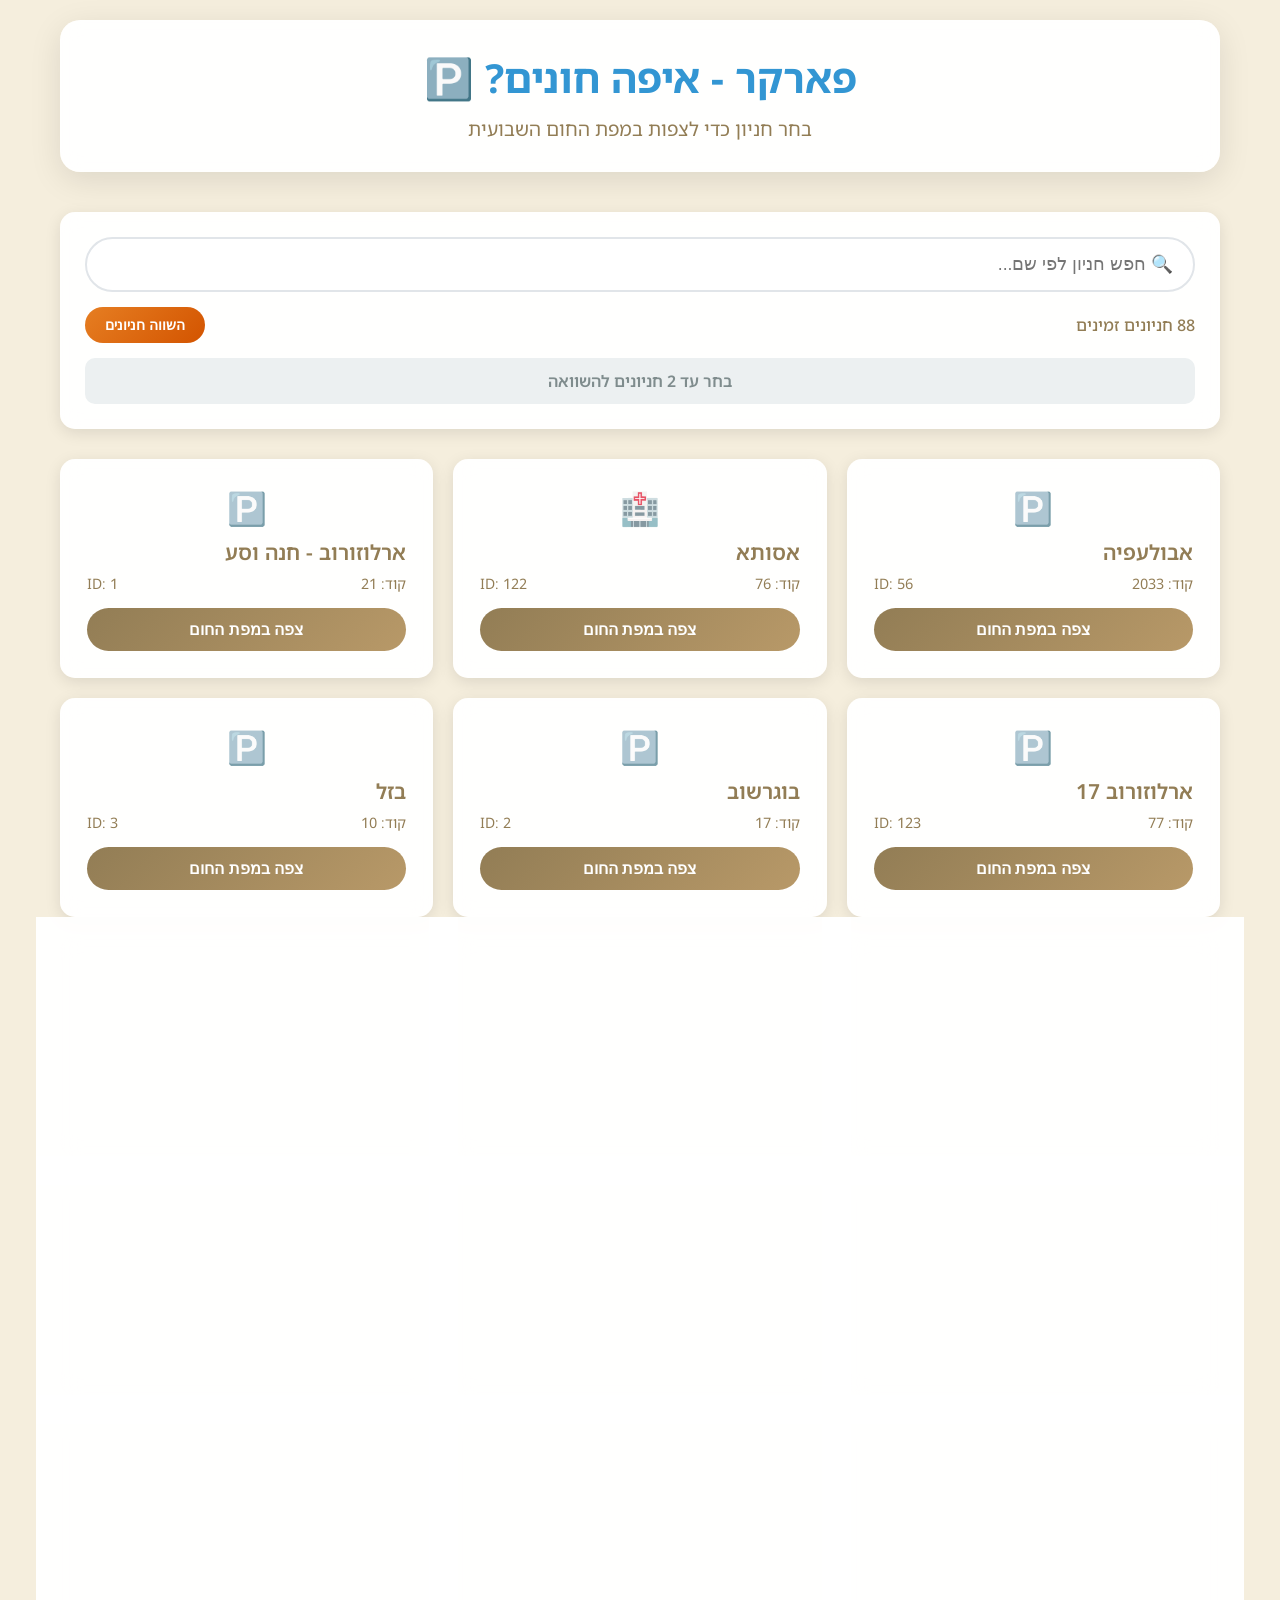
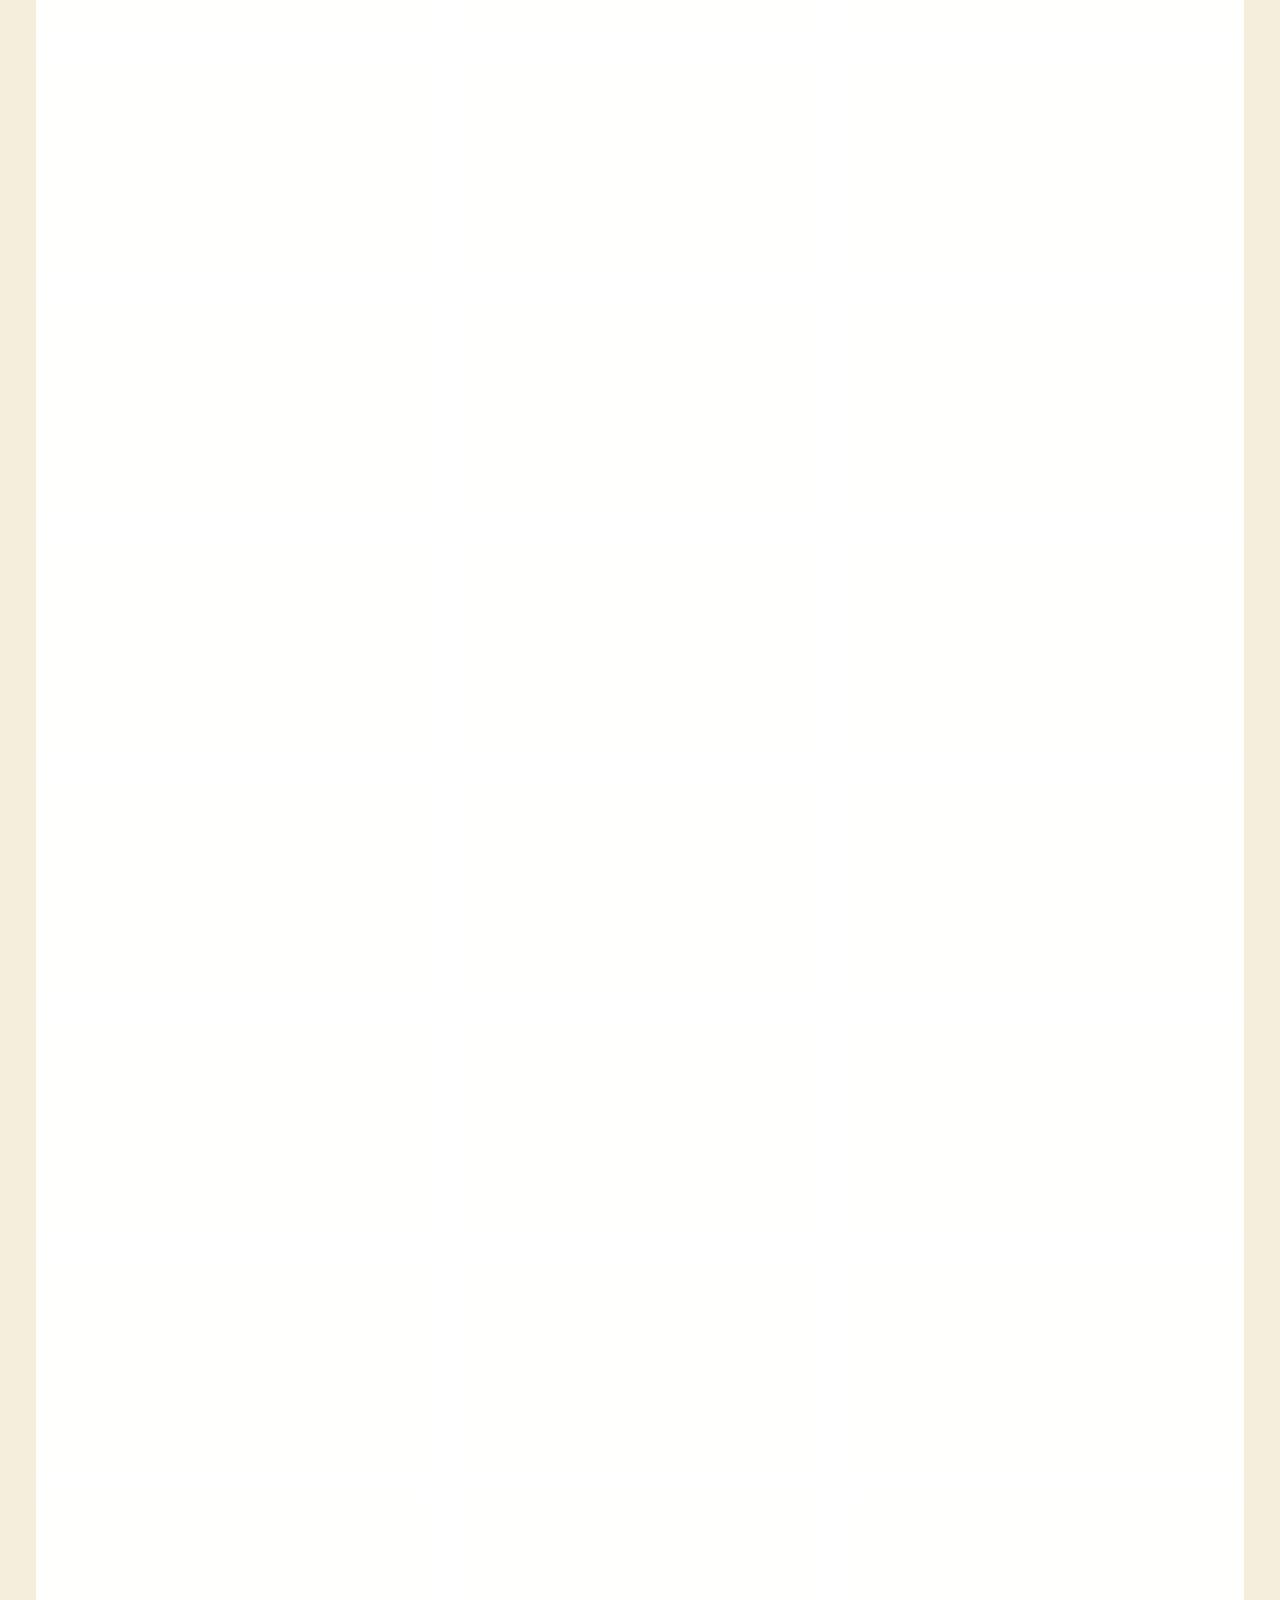
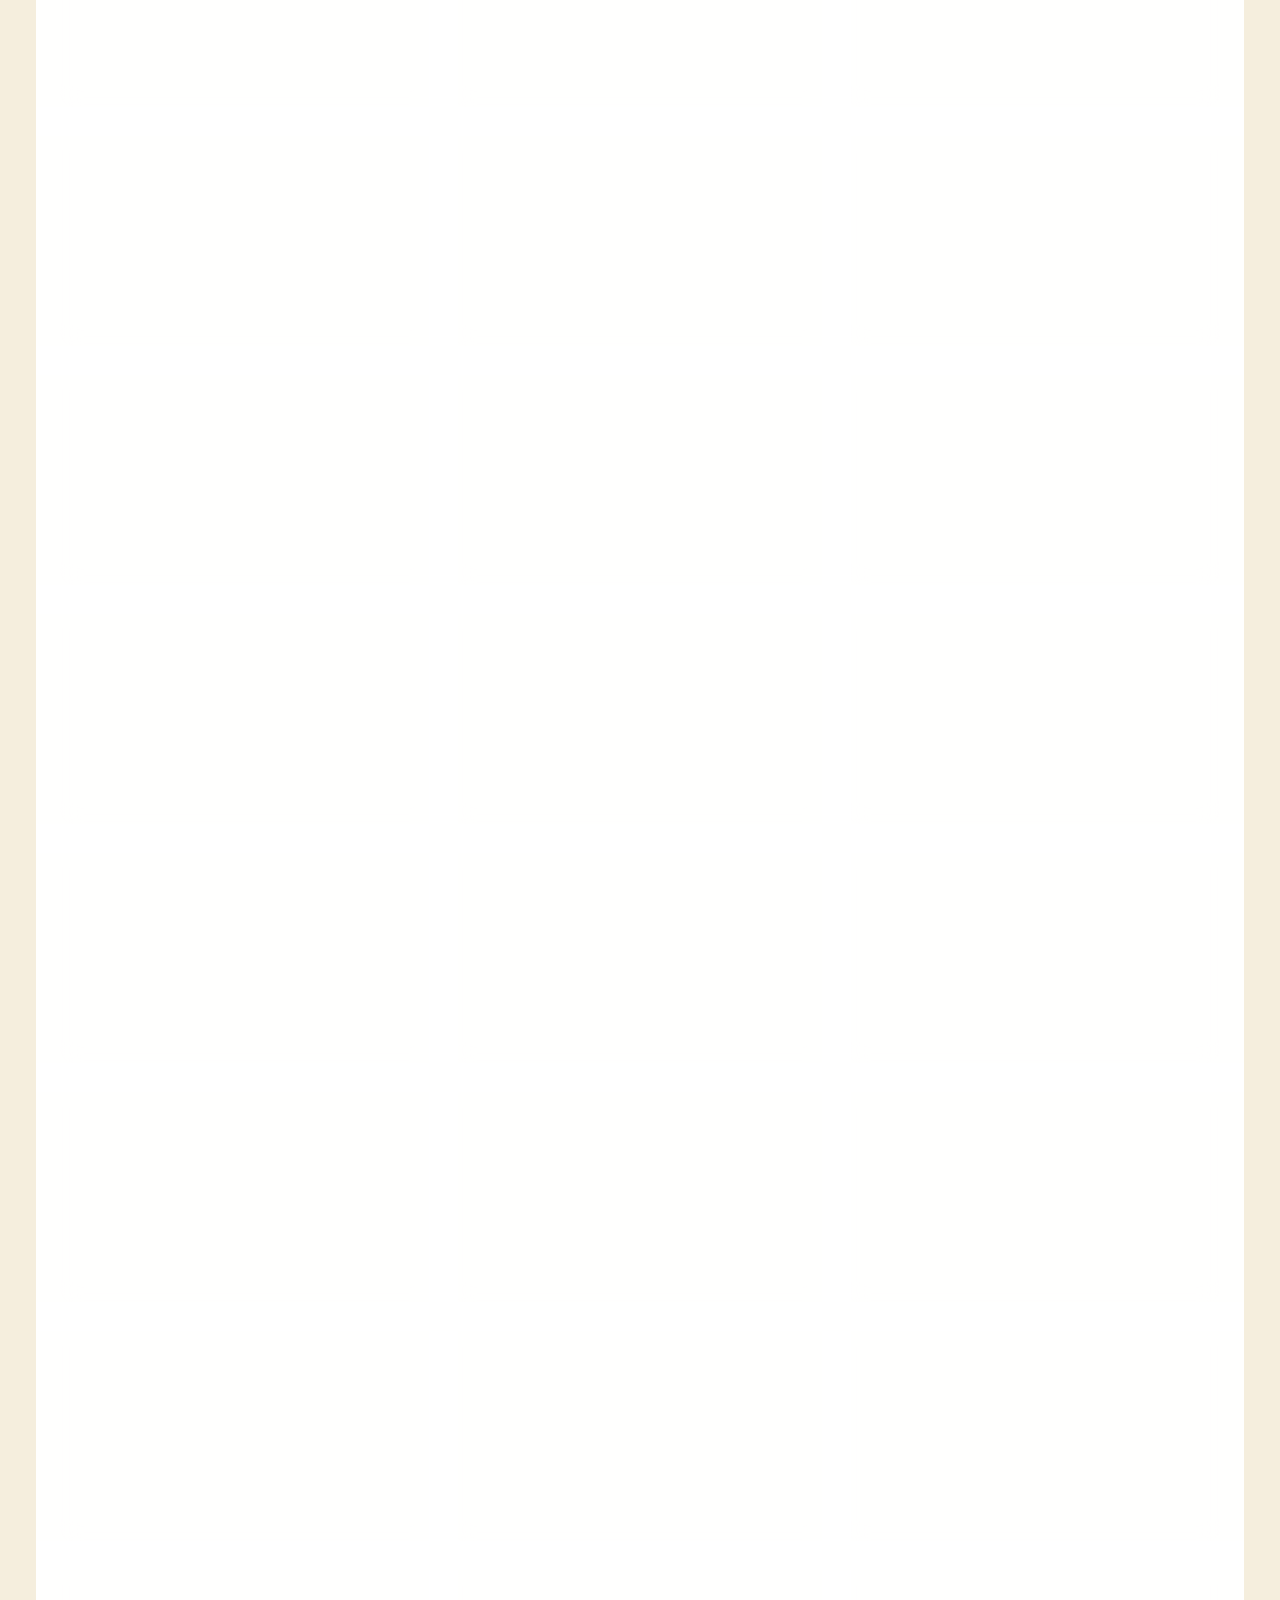
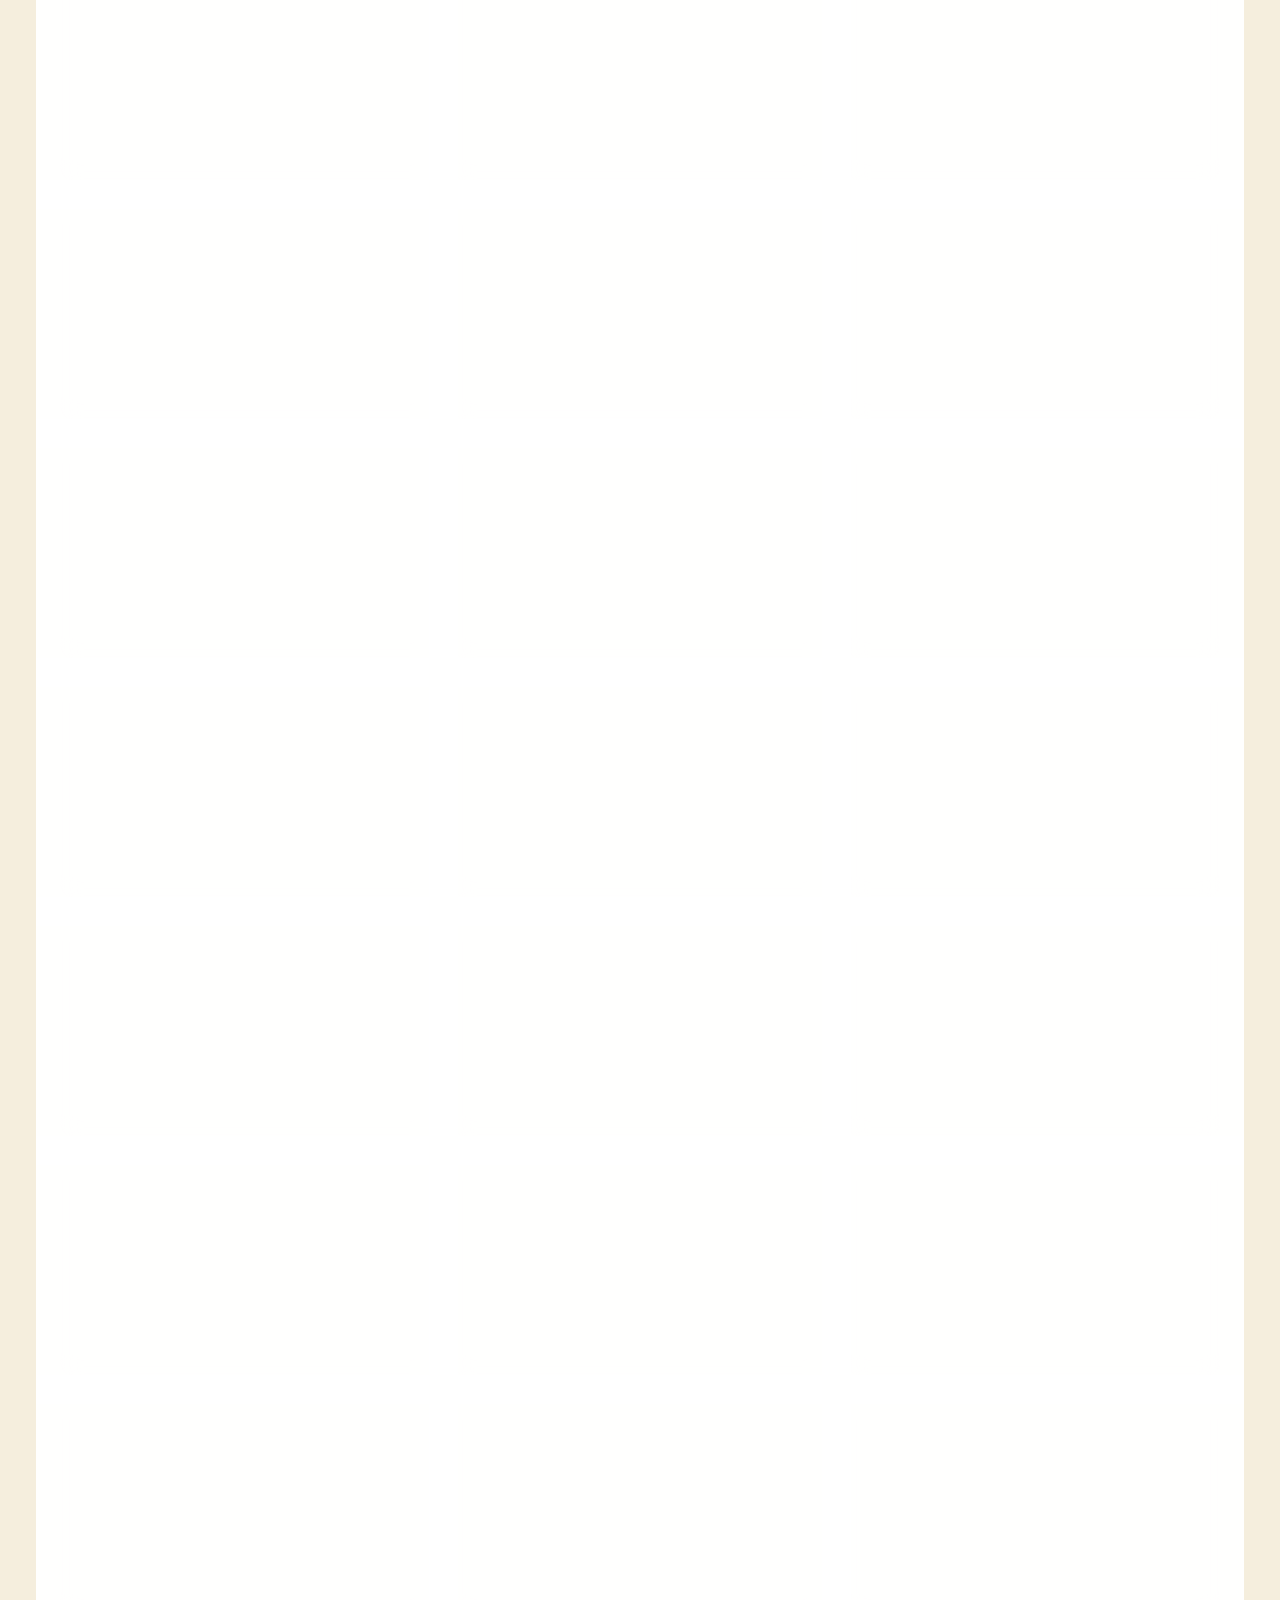
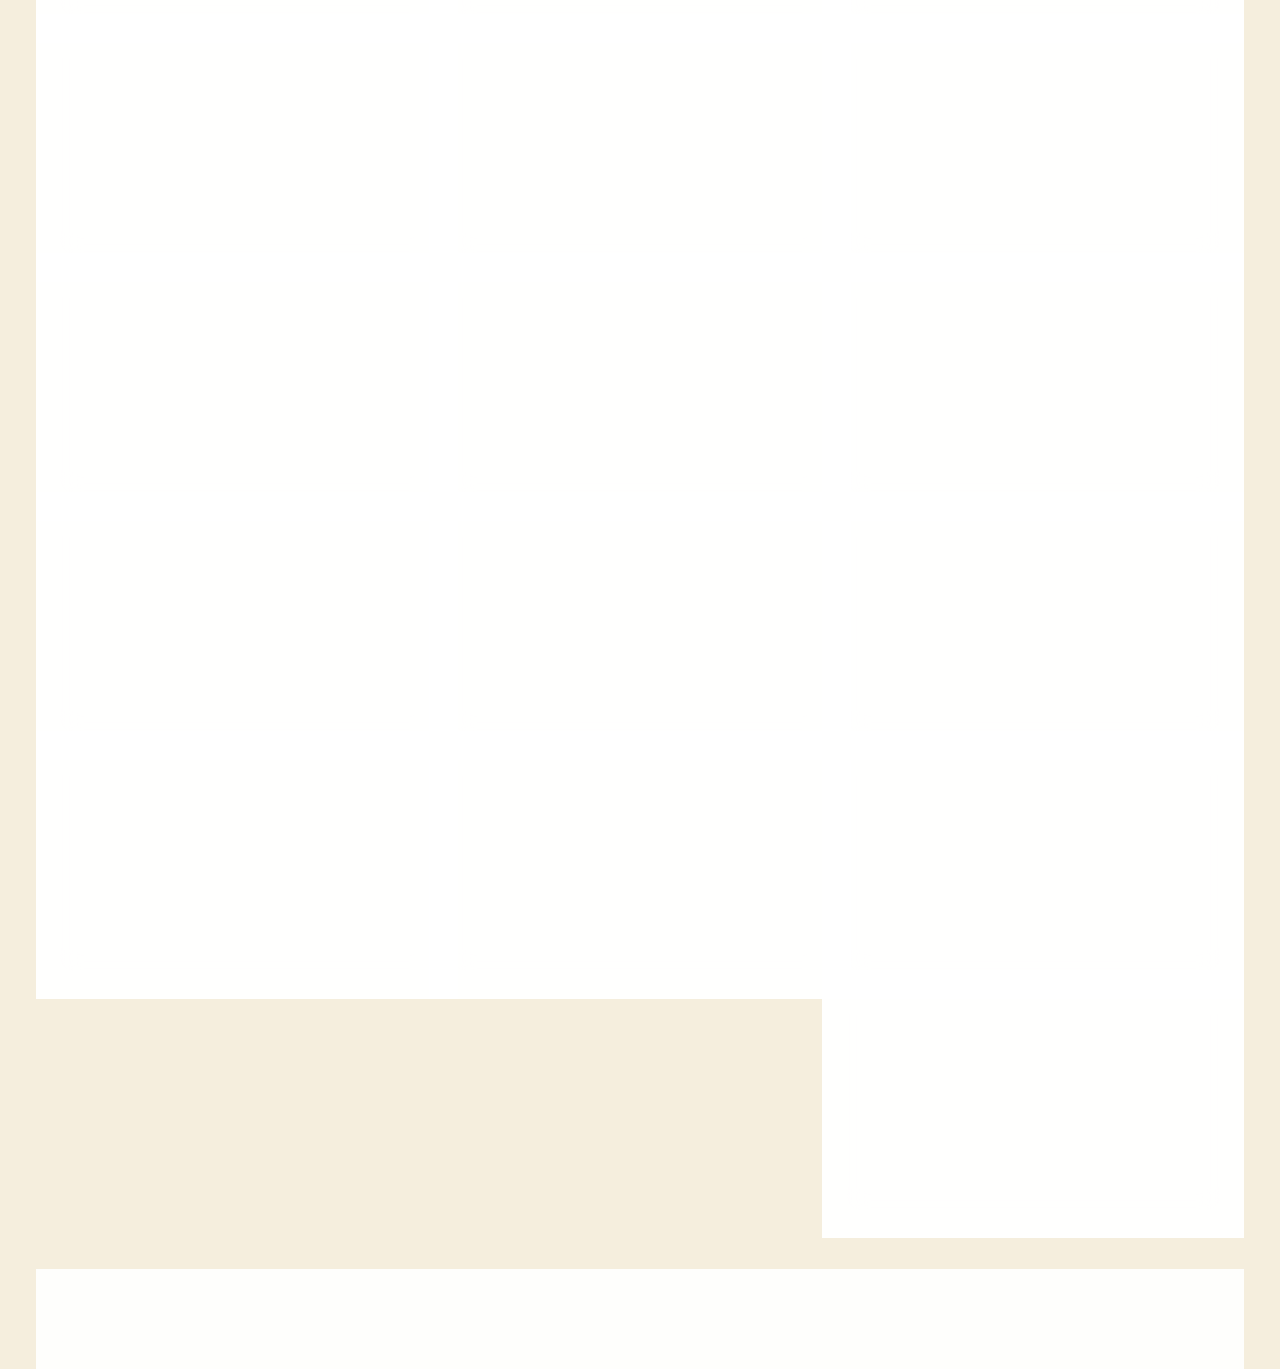
<file: index.html>
<!DOCTYPE html>
<html lang="he" dir="rtl">

<head>
    <meta charset="UTF-8">
    <meta name="viewport" content="width=device-width, initial-scale=1.0">
    <title>מפת חום לזמינות חניה - בחר חניון</title>
    <link rel="preconnect" href="https://fonts.googleapis.com">
    <link rel="preconnect" href="https://fonts.gstatic.com" crossorigin>
    <link href="https://fonts.googleapis.com/css2?family=Noto+Sans+Hebrew:wght@100..900&display=swap" rel="stylesheet">
    <link rel="stylesheet" href="css/main.css">
</head>

<body>
    <div class="container">
        <header>
            <h1 style="color: #3396d3;">פארקר - איפה חונים? 🅿️</h1>
            <p class="subtitle">בחר חניון כדי לצפות במפת החום השבועית</p>
        </header>

        <main>
            <div class="search-section">
                <div class="search-container">
                    <input type="text" id="search-input" placeholder="🔍 חפש חניון לפי שם..." autocomplete="off">
                    <button id="clear-search" class="clear-btn">✖</button>
                </div>
                <div class="controls">
                    <div class="stats">
                        <span id="lot-count">טוען...</span> חניונים זמינים
                    </div>
                    <button id="compare-btn" class="compare-btn">השווה חניונים</button>
                </div>
                <div id="compare-status" class="compare-status" style="display: none;">
                    בחר עד 2 חניונים להשוואה
                </div>
            </div>

            <div class="lots-grid" id="lots-grid">
                <div class="loading">
                    <div class="spinner"></div>
                    <p>טוען רשימת חניונים...</p>
                </div>
            </div>
        </main>

        <footer>
            <p>נתונים מתעדכנים בזמן אמת • פארקר</p>
        </footer>
    </div>

    <script src="js/lot-selector.js"></script>
    <script>
        // small debug helpers for the lots list page
        (function () {
            const origFetch = window.fetch;
            window.fetch = async function (...args) {
                try {
                    console.debug('[fetch:index] ->', args[0], args[1] || {});
                    const res = await origFetch.apply(this, args);
                    res.clone().text().then(text => {
                        try { console.debug('[fetch:index] <-', args[0], JSON.parse(text)); }
                        catch (e) { console.debug('[fetch:index] <-', args[0], text.slice(0, 500)); }
                    }).catch(e => console.debug('[fetch:index] clone read failed', e));
                    return res;
                } catch (err) {
                    console.error('[fetch:index] error', args[0], err);
                    throw err;
                }
            };

            const observe = () => {
                const container = document.getElementById('lots-grid');
                if (!container) return console.debug('[observer:index] lots-grid not found');
                const mo = new MutationObserver(mutations => {
                    for (const m of mutations) {
                        for (const node of m.addedNodes) {
                            if (node.nodeType === 1) {
                                console.debug('[observer:index] added node', node, 'snippet:', (node.outerHTML || '').slice(0, 300));
                            }
                        }
                    }
                });
                mo.observe(container, { childList: true, subtree: true });
                console.debug('[observer:index] started on #lots-grid');
            };

            if (document.readyState === 'loading') document.addEventListener('DOMContentLoaded', observe);
            else observe();
        })();
    </script>
</body>

</html>
</file>
<file: css/main.css>
/* Reset and base styles */
* {
    margin: 0;
    padding: 0;
    box-sizing: border-box;
}

body {
    font-family: "Noto Sans Hebrew", Arial, Helvetica, sans-serif;
    background: #F5EEDD;
    min-height: 100vh;
    color: #927d55;
    direction: rtl;
}

.container {
    max-width: 1200px;
    margin: 0 auto;
    padding: 20px;
    min-height: 100vh;
    display: flex;
    flex-direction: column;
}

/* Header */
header {
    text-align: center;
    margin-bottom: 40px;
    background: rgba(255, 255, 255, 0.95);
    backdrop-filter: blur(10px);
    padding: 30px;
    border-radius: 20px;
    box-shadow: 0 8px 32px rgba(0, 0, 0, 0.1);
}

header h1 {
    font-size: 2.5rem;
    color: #927d55;
    margin-bottom: 10px;
    font-weight: 700;
}

.subtitle {
    font-size: 1.2rem;
    color: #927d55;
    font-weight: 400;
}

/* Main content */
main {
    flex: 1;
}

/* Search section */
.search-section {
    background: rgba(255, 255, 255, 0.95);
    backdrop-filter: blur(10px);
    padding: 25px;
    border-radius: 15px;
    margin-bottom: 30px;
    box-shadow: 0 4px 16px rgba(0, 0, 0, 0.1);
}

.search-container {
    position: relative;
    display: flex;
    align-items: center;
    margin-bottom: 15px;
}

#search-input {
    width: 100%;
    padding: 15px 20px;
    font-size: 1.1rem;
    border: 2px solid #e1e5e9;
    border-radius: 50px;
    background: #fff;
    transition: all 0.3s ease;
    outline: none;
    direction: rtl;
}

#search-input:focus {
    border-color: #927d55;
    box-shadow: 0 0 0 3px rgba(146, 125, 85, 0.1);
}

.clear-btn {
    position: absolute;
    left: 15px;
    background: none;
    border: none;
    font-size: 1.2rem;
    cursor: pointer;
    color: #bdc3c7;
    transition: color 0.3s ease;
    display: none;
}

.clear-btn:hover {
    color: #e74c3c;
}

.clear-btn.visible {
    display: block;
}

.controls {
    display: flex;
    justify-content: space-between;
    align-items: center;
    margin-bottom: 15px;
    flex-wrap: wrap;
    gap: 15px;
}

.stats {
    font-size: 1rem;
    color: #927d55;
    font-weight: 500;
}

.compare-btn {
    background: linear-gradient(135deg, #e67e22, #d35400);
    color: white;
    border: none;
    padding: 10px 20px;
    border-radius: 20px;
    font-weight: 600;
    font-size: 0.9rem;
    cursor: pointer;
    transition: all 0.3s ease;
}

.compare-btn:hover {
    transform: translateY(-2px);
    box-shadow: 0 4px 16px rgba(230, 126, 34, 0.3);
}

.compare-btn.active {
    background: linear-gradient(135deg, #e74c3c, #c0392b);
}

.compare-status {
    text-align: center;
    padding: 12px;
    border-radius: 10px;
    font-weight: 600;
    transition: all 0.3s ease;
    display: block !important;
}

.compare-status {
    background: #ecf0f1;
    color: #7f8c8d;
}

.compare-status.partial {
    background: #f39c12;
    color: white;
}

.compare-status.ready {
    background: #27ae60;
    color: white;
    display: flex !important;
    justify-content: space-between;
    align-items: center;
    flex-wrap: wrap;
    gap: 10px;
}

.start-compare-btn {
    background: rgba(255, 255, 255, 0.2);
    color: white;
    border: 1px solid rgba(255, 255, 255, 0.3);
    padding: 8px 16px;
    border-radius: 15px;
    font-weight: 600;
    font-size: 0.9rem;
    cursor: pointer;
    transition: all 0.3s ease;
}

.start-compare-btn:hover {
    background: rgba(255, 255, 255, 0.3);
    transform: translateY(-1px);
}

/* Lots grid */
.lots-grid {
    display: grid;
    grid-template-columns: repeat(auto-fill, minmax(280px, 1fr));
    gap: 20px;
    margin-bottom: 40px;
}

/* Loading state */
.loading {
    grid-column: 1 / -1;
    text-align: center;
    padding: 60px;
    background: rgba(255, 255, 255, 0.95);
    backdrop-filter: blur(10px);
    border-radius: 15px;
    box-shadow: 0 4px 16px rgba(0, 0, 0, 0.1);
}

.spinner {
    display: inline-block;
    width: 40px;
    height: 40px;
    border: 4px solid #e1e5e9;
    border-left: 4px solid #927d55;
    border-radius: 50%;
    animation: spin 1s linear infinite;
    margin-bottom: 15px;
}

@keyframes spin {
    0% {
        transform: rotate(0deg);
    }

    100% {
        transform: rotate(360deg);
    }
}

.loading p {
    font-size: 1.1rem;
    color: #927d55;
}

/* Lot card */
.lot-card {
    background: rgba(255, 255, 255, 0.95);
    backdrop-filter: blur(10px);
    padding: 25px;
    border-radius: 15px;
    box-shadow: 0 4px 16px rgba(0, 0, 0, 0.1);
    cursor: pointer;
    transition: all 0.3s ease;
    border: 2px solid transparent;
    position: relative;
    overflow: hidden;
}

.lot-card::before {
    content: '';
    position: absolute;
    top: 0;
    left: 0;
    right: 0;
    height: 4px;
    background: linear-gradient(90deg, #927d55, #b89968);
    transform: scaleX(0);
    transition: transform 0.3s ease;
}

.lot-card:hover {
    transform: translateY(-5px);
    box-shadow: 0 8px 32px rgba(0, 0, 0, 0.15);
    border-color: #927d55;
}

.lot-card:hover::before {
    transform: scaleX(1);
}

.lot-card.selected {
    border-color: #e67e22;
    background: linear-gradient(135deg, rgba(230, 126, 34, 0.1), rgba(211, 84, 0, 0.1));
    transform: translateY(-3px);
}

.lot-card.selected::before {
    background: linear-gradient(90deg, #e67e22, #d35400);
    transform: scaleX(1);
}

.lot-name {
    font-size: 1.3rem;
    font-weight: 600;
    color: #927d55;
    margin-bottom: 8px;
    line-height: 1.3;
}

.lot-details {
    font-size: 0.9rem;
    color: #927d55;
    display: flex;
    justify-content: space-between;
    margin-bottom: 15px;
}

.lot-icon {
    font-size: 2rem;
    text-align: center;
    margin-bottom: 10px;
    opacity: 0.7;
}

.view-btn {
    background: linear-gradient(135deg, #927d55, #b89968);
    color: white;
    border: none;
    padding: 12px 24px;
    border-radius: 25px;
    font-weight: 600;
    font-size: 1rem;
    cursor: pointer;
    width: 100%;
    transition: all 0.3s ease;
}

.view-btn:hover {
    transform: translateY(-2px);
    box-shadow: 0 4px 16px rgba(146, 125, 85, 0.3);
}

.select-btn {
    background: linear-gradient(135deg, #95a5a6, #7f8c8d);
    color: white;
    border: none;
    padding: 12px 24px;
    border-radius: 25px;
    font-weight: 600;
    font-size: 1rem;
    cursor: pointer;
    width: 100%;
    transition: all 0.3s ease;
}

.select-btn:hover {
    transform: translateY(-2px);
    box-shadow: 0 4px 16px rgba(149, 165, 166, 0.3);
}

.select-btn.selected {
    background: linear-gradient(135deg, #e67e22, #d35400);
}

.select-btn.selected:hover {
    box-shadow: 0 4px 16px rgba(230, 126, 34, 0.3);
}

/* No results */
.no-results {
    grid-column: 1 / -1;
    text-align: center;
    padding: 60px;
    background: rgba(255, 255, 255, 0.95);
    backdrop-filter: blur(10px);
    border-radius: 15px;
    box-shadow: 0 4px 16px rgba(0, 0, 0, 0.1);
}

.no-results-icon {
    font-size: 4rem;
    margin-bottom: 20px;
    opacity: 0.5;
}

.no-results h3 {
    font-size: 1.5rem;
    color: #927d55;
    margin-bottom: 10px;
}

.no-results p {
    color: #927d55;
    font-size: 1rem;
}

/* Footer */
footer {
    text-align: center;
    padding: 20px;
    background: rgba(255, 255, 255, 0.9);
    backdrop-filter: blur(10px);
    border-radius: 15px;
    margin-top: 40px;
    box-shadow: 0 4px 16px rgba(0, 0, 0, 0.1);
}

footer p {
    color: #927d55;
    font-size: 0.9rem;
}

/* Responsive design */
@media (max-width: 768px) {
    .container {
        padding: 15px;
    }

    header h1 {
        font-size: 2rem;
    }

    .subtitle {
        font-size: 1rem;
    }

    .lots-grid {
        grid-template-columns: repeat(auto-fill, minmax(240px, 1fr));
        gap: 15px;
    }

    .search-section {
        padding: 20px;
    }

    #search-input {
        font-size: 1rem;
        padding: 12px 18px;
    }
}

@media (max-width: 480px) {
    .lots-grid {
        grid-template-columns: 1fr;
    }

    header {
        padding: 20px;
    }

    header h1 {
        font-size: 1.8rem;
    }
}
</file>
